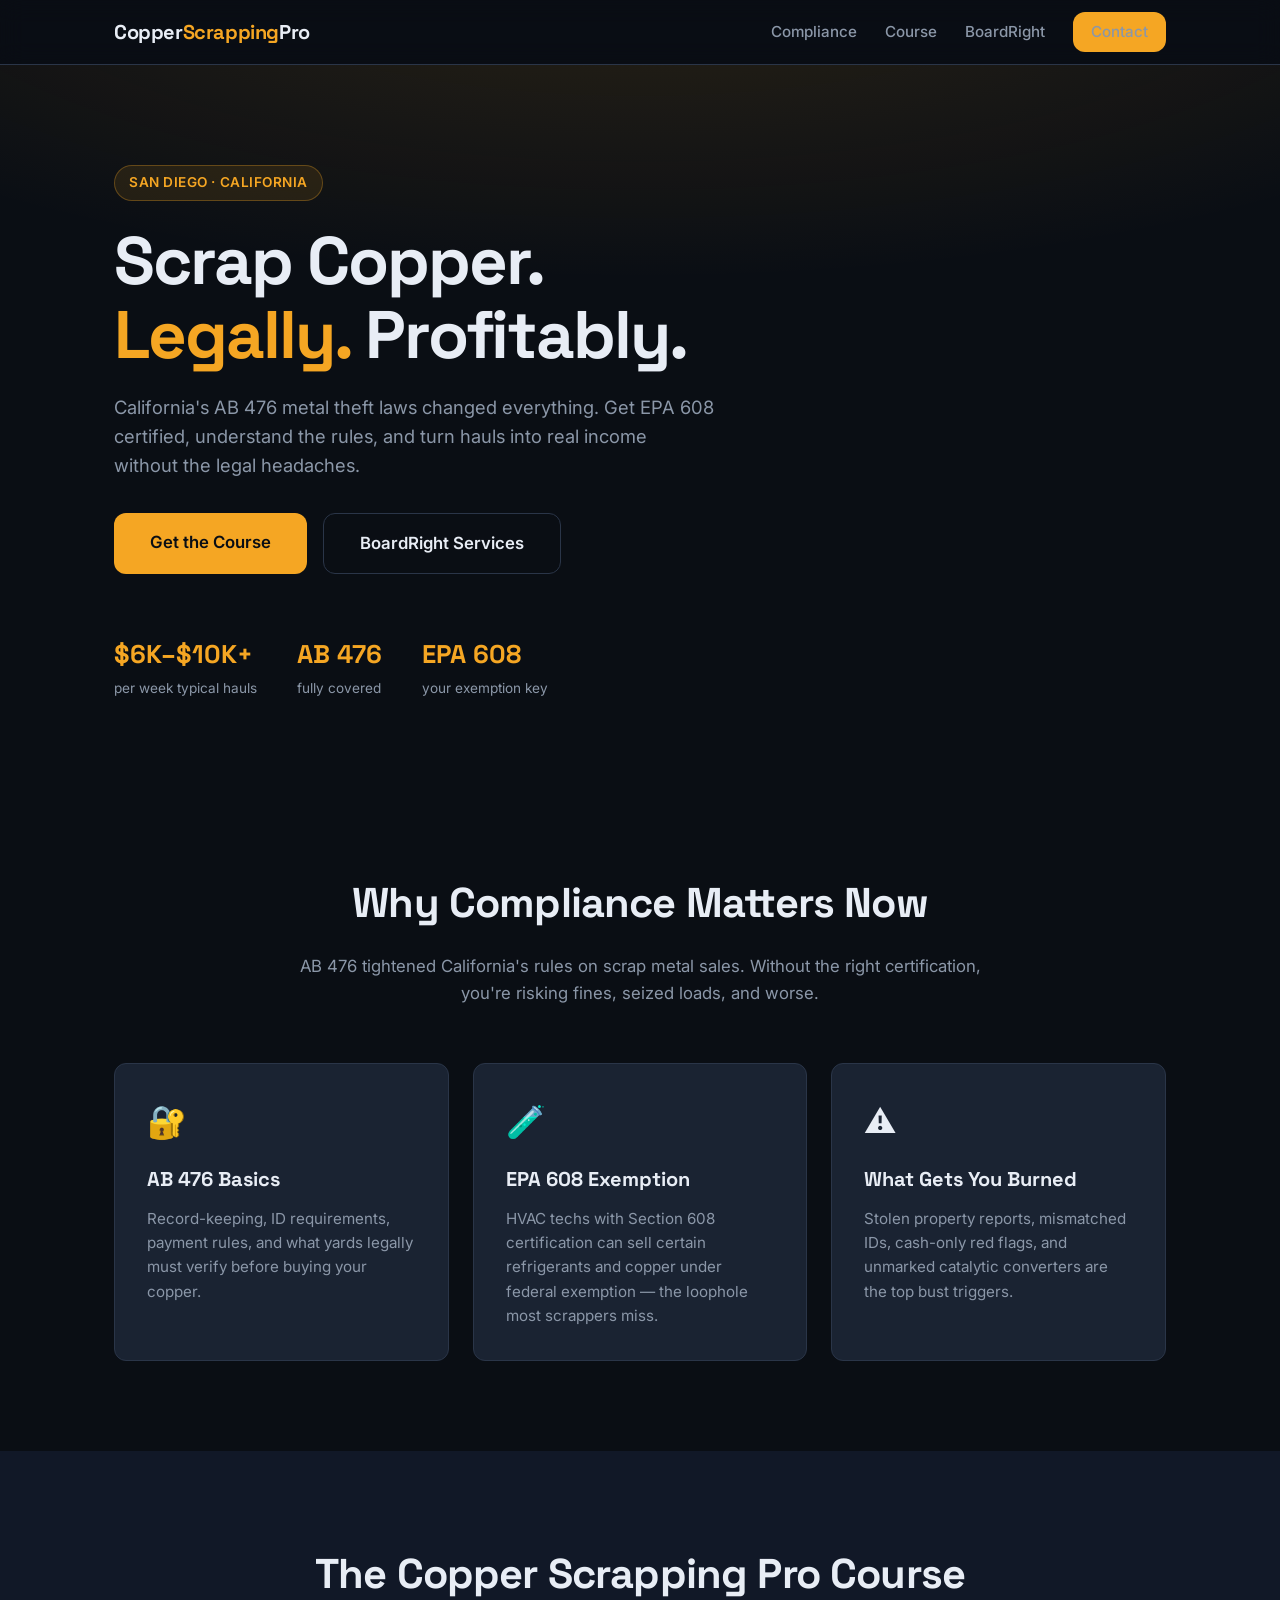
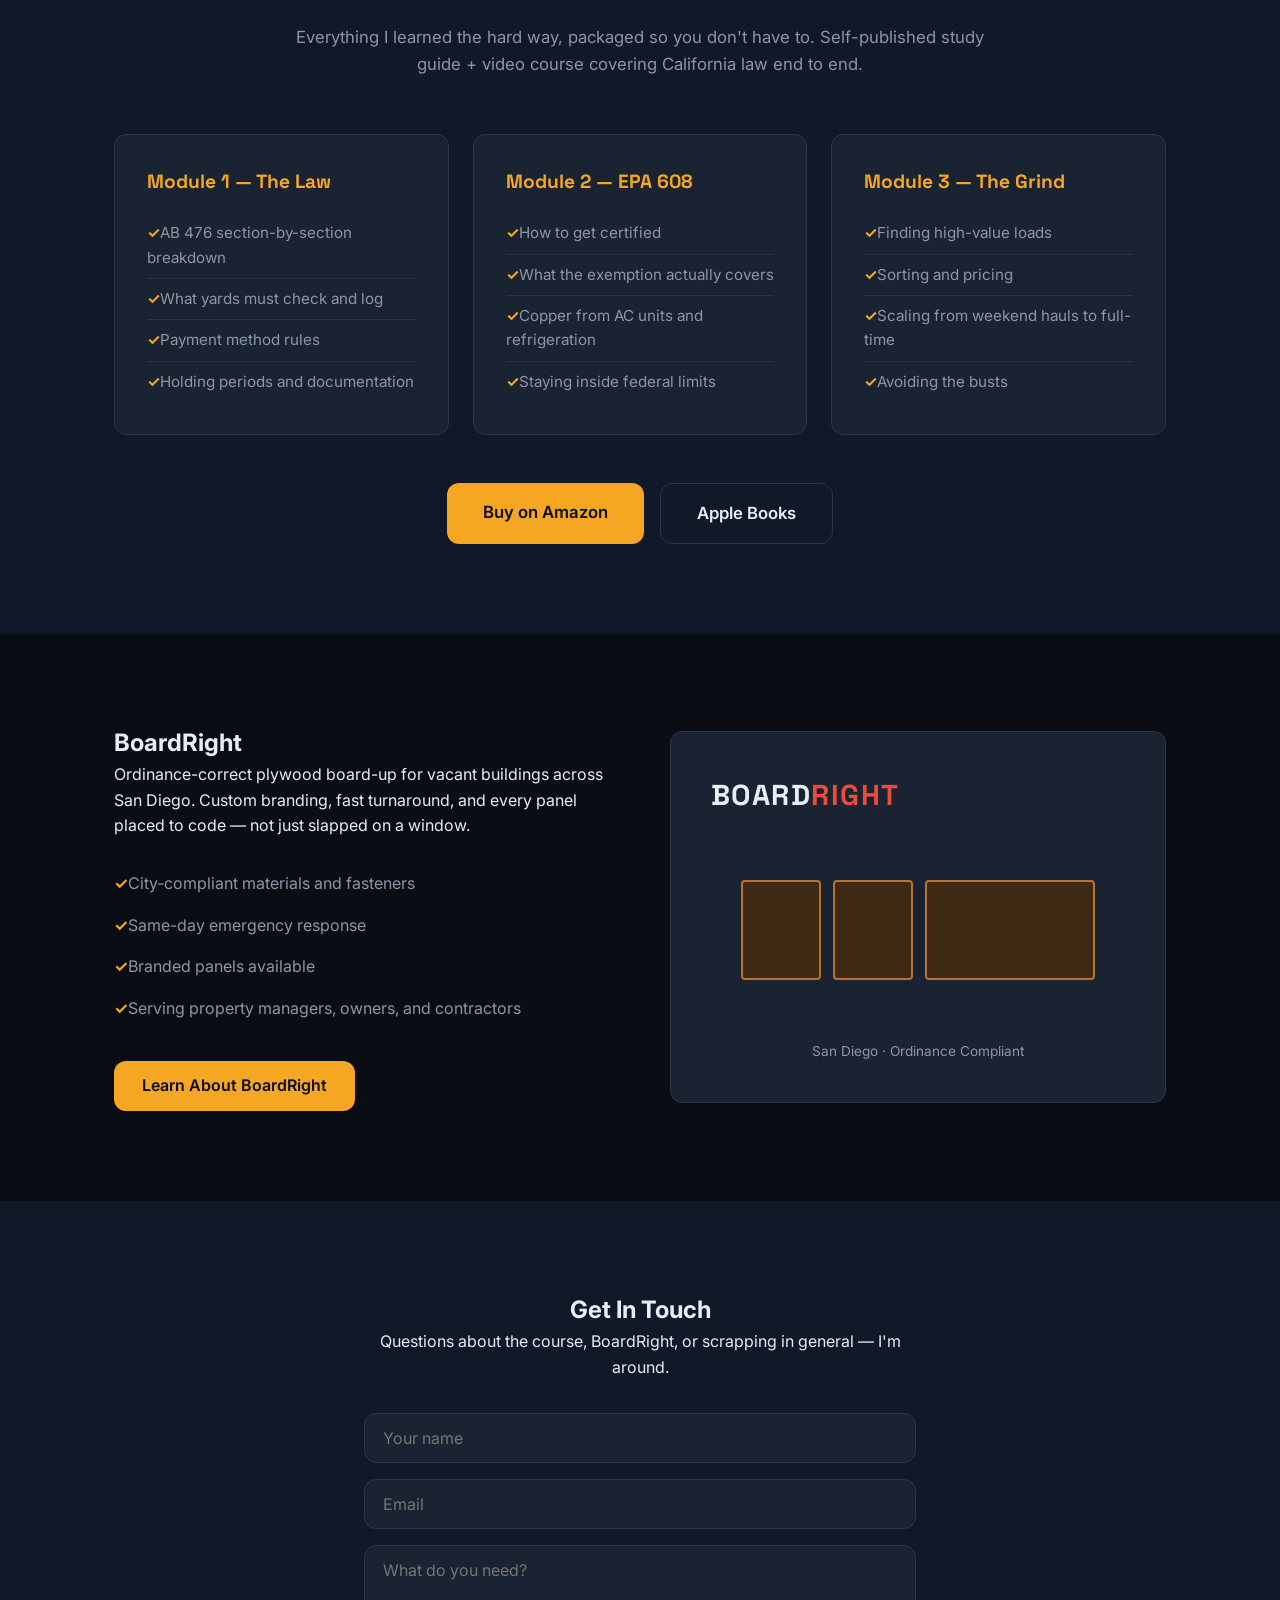
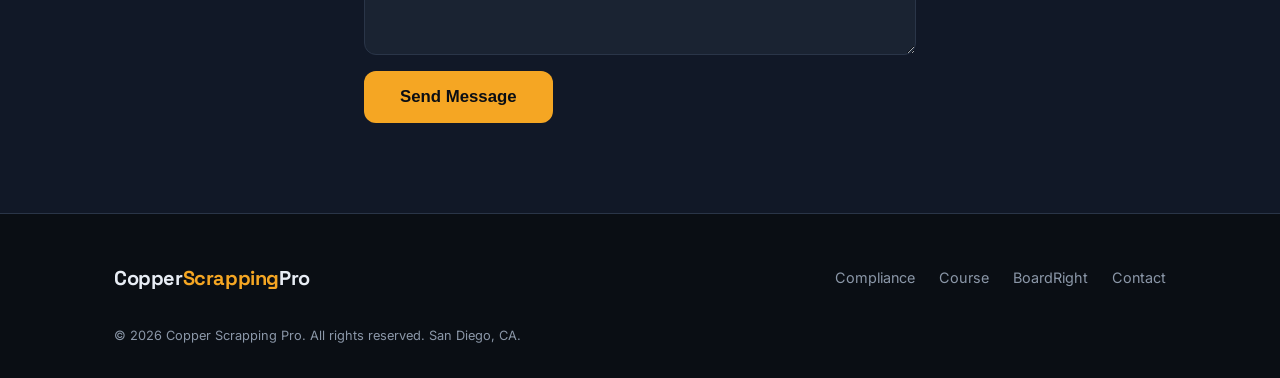
<file: index.html>
<!DOCTYPE html>
<html lang="en">
<head>
  <meta charset="UTF-8">
  <meta name="viewport" content="width=device-width, initial-scale=1.0">
  <title>Copper Scrapping Pro | Legal Copper Scrapping in California</title>
  <meta name="description" content="Learn to scrap copper legally in California. AB 476 compliance, EPA 608 certification, and BoardRight board-up services in San Diego.">
  <link rel="stylesheet" href="styles.css">
  <link rel="preconnect" href="https://fonts.googleapis.com">
  <link rel="preconnect" href="https://fonts.gstatic.com" crossorigin>
  <link href="https://fonts.googleapis.com/css2?family=Inter:wght@400;500;600;700;800&family=Space+Grotesk:wght@500;600;700&display=swap" rel="stylesheet">
</head>
<body>
  <header class="nav">
    <div class="container nav-inner">
      <a href="/" class="logo">Copper<span>Scrapping</span>Pro</a>
      <nav class="nav-links">
        <a href="#compliance">Compliance</a>
        <a href="#course">Course</a>
        <a href="boardright.html">BoardRight</a>
        <a href="#contact" class="btn btn-sm">Contact</a>
      </nav>
      <button class="menu-toggle" aria-label="Open menu">☰</button>
    </div>
  </header>

  <section class="hero">
    <div class="container">
      <div class="hero-badge">San Diego · California</div>
      <h1>Scrap Copper.<br><span class="accent">Legally.</span> Profitably.</h1>
      <p class="hero-sub">California's AB 476 metal theft laws changed everything. Get EPA 608 certified, understand the rules, and turn hauls into real income without the legal headaches.</p>
      <div class="hero-cta">
        <a href="#course" class="btn btn-lg">Get the Course</a>
        <a href="boardright.html" class="btn btn-lg btn-ghost">BoardRight Services</a>
      </div>
      <div class="hero-stats">
        <div class="stat"><strong>$6K–$10K+</strong><span>per week typical hauls</span></div>
        <div class="stat"><strong>AB 476</strong><span>fully covered</span></div>
        <div class="stat"><strong>EPA 608</strong><span>your exemption key</span></div>
      </div>
    </div>
  </section>

  <section id="compliance" class="section">
    <div class="container">
      <div class="section-head">
        <h2>Why Compliance Matters Now</h2>
        <p>AB 476 tightened California's rules on scrap metal sales. Without the right certification, you're risking fines, seized loads, and worse.</p>
      </div>
      <div class="grid-3">
        <div class="card">
          <div class="card-icon">🔐</div>
          <h3>AB 476 Basics</h3>
          <p>Record-keeping, ID requirements, payment rules, and what yards legally must verify before buying your copper.</p>
        </div>
        <div class="card">
          <div class="card-icon">🧪</div>
          <h3>EPA 608 Exemption</h3>
          <p>HVAC techs with Section 608 certification can sell certain refrigerants and copper under federal exemption — the loophole most scrappers miss.</p>
        </div>
        <div class="card">
          <div class="card-icon">⚠️</div>
          <h3>What Gets You Burned</h3>
          <p>Stolen property reports, mismatched IDs, cash-only red flags, and unmarked catalytic converters are the top bust triggers.</p>
        </div>
      </div>
    </div>
  </section>

  <section id="course" class="section section-dark">
    <div class="container">
      <div class="section-head">
        <h2>The Copper Scrapping Pro Course</h2>
        <p>Everything I learned the hard way, packaged so you don't have to. Self-published study guide + video course covering California law end to end.</p>
      </div>
      <div class="course-grid">
        <div class="course-card">
          <h3>Module 1 — The Law</h3>
          <ul>
            <li>AB 476 section-by-section breakdown</li>
            <li>What yards must check and log</li>
            <li>Payment method rules</li>
            <li>Holding periods and documentation</li>
          </ul>
        </div>
        <div class="course-card">
          <h3>Module 2 — EPA 608</h3>
          <ul>
            <li>How to get certified</li>
            <li>What the exemption actually covers</li>
            <li>Copper from AC units and refrigeration</li>
            <li>Staying inside federal limits</li>
          </ul>
        </div>
        <div class="course-card">
          <h3>Module 3 — The Grind</h3>
          <ul>
            <li>Finding high-value loads</li>
            <li>Sorting and pricing</li>
            <li>Scaling from weekend hauls to full-time</li>
            <li>Avoiding the busts</li>
          </ul>
        </div>
      </div>
      <div class="course-cta">
        <a href="https://www.amazon.com" class="btn btn-lg" target="_blank" rel="noreferrer">Buy on Amazon</a>
        <a href="https://books.apple.com" class="btn btn-lg btn-ghost" target="_blank" rel="noreferrer">Apple Books</a>
      </div>
    </div>
  </section>

  <section class="section">
    <div class="container split">
      <div>
        <h2>BoardRight</h2>
        <p>Ordinance-correct plywood board-up for vacant buildings across San Diego. Custom branding, fast turnaround, and every panel placed to code — not just slapped on a window.</p>
        <ul class="check-list">
          <li>City-compliant materials and fasteners</li>
          <li>Same-day emergency response</li>
          <li>Branded panels available</li>
          <li>Serving property managers, owners, and contractors</li>
        </ul>
        <a href="boardright.html" class="btn">Learn About BoardRight</a>
      </div>
      <div class="boardright-visual">
        <div class="br-mock">
          <div class="br-header">BOARD<span>RIGHT</span></div>
          <div class="br-body">
            <div class="br-panel"></div>
            <div class="br-panel"></div>
            <div class="br-panel br-panel-wide"></div>
          </div>
          <div class="br-footer">San Diego · Ordinance Compliant</div>
        </div>
      </div>
    </div>
  </section>

  <section id="contact" class="section section-dark">
    <div class="container contact-wrap">
      <h2>Get In Touch</h2>
      <p>Questions about the course, BoardRight, or scrapping in general — I'm around.</p>
      <form class="contact-form" action="mailto:info@copperscrappingpro.com" method="post" enctype="text/plain">
        <input type="text" name="name" placeholder="Your name" required>
        <input type="email" name="email" placeholder="Email" required>
        <textarea name="message" rows="4" placeholder="What do you need?" required></textarea>
        <button type="submit" class="btn btn-lg">Send Message</button>
      </form>
    </div>
  </section>

  <footer class="footer">
    <div class="container">
      <div class="footer-inner">
        <div class="logo">Copper<span>Scrapping</span>Pro</div>
        <div class="footer-links">
          <a href="#compliance">Compliance</a>
          <a href="#course">Course</a>
          <a href="boardright.html">BoardRight</a>
          <a href="#contact">Contact</a>
        </div>
      </div>
      <div class="footer-bottom">&copy; 2026 Copper Scrapping Pro. All rights reserved. San Diego, CA.</div>
    </div>
  </footer>
  <script>
    document.querySelector('.menu-toggle').addEventListener('click', function() {
      document.querySelector('.nav-links').classList.toggle('open);
    });
  </script>
</body>
</html>
</file>
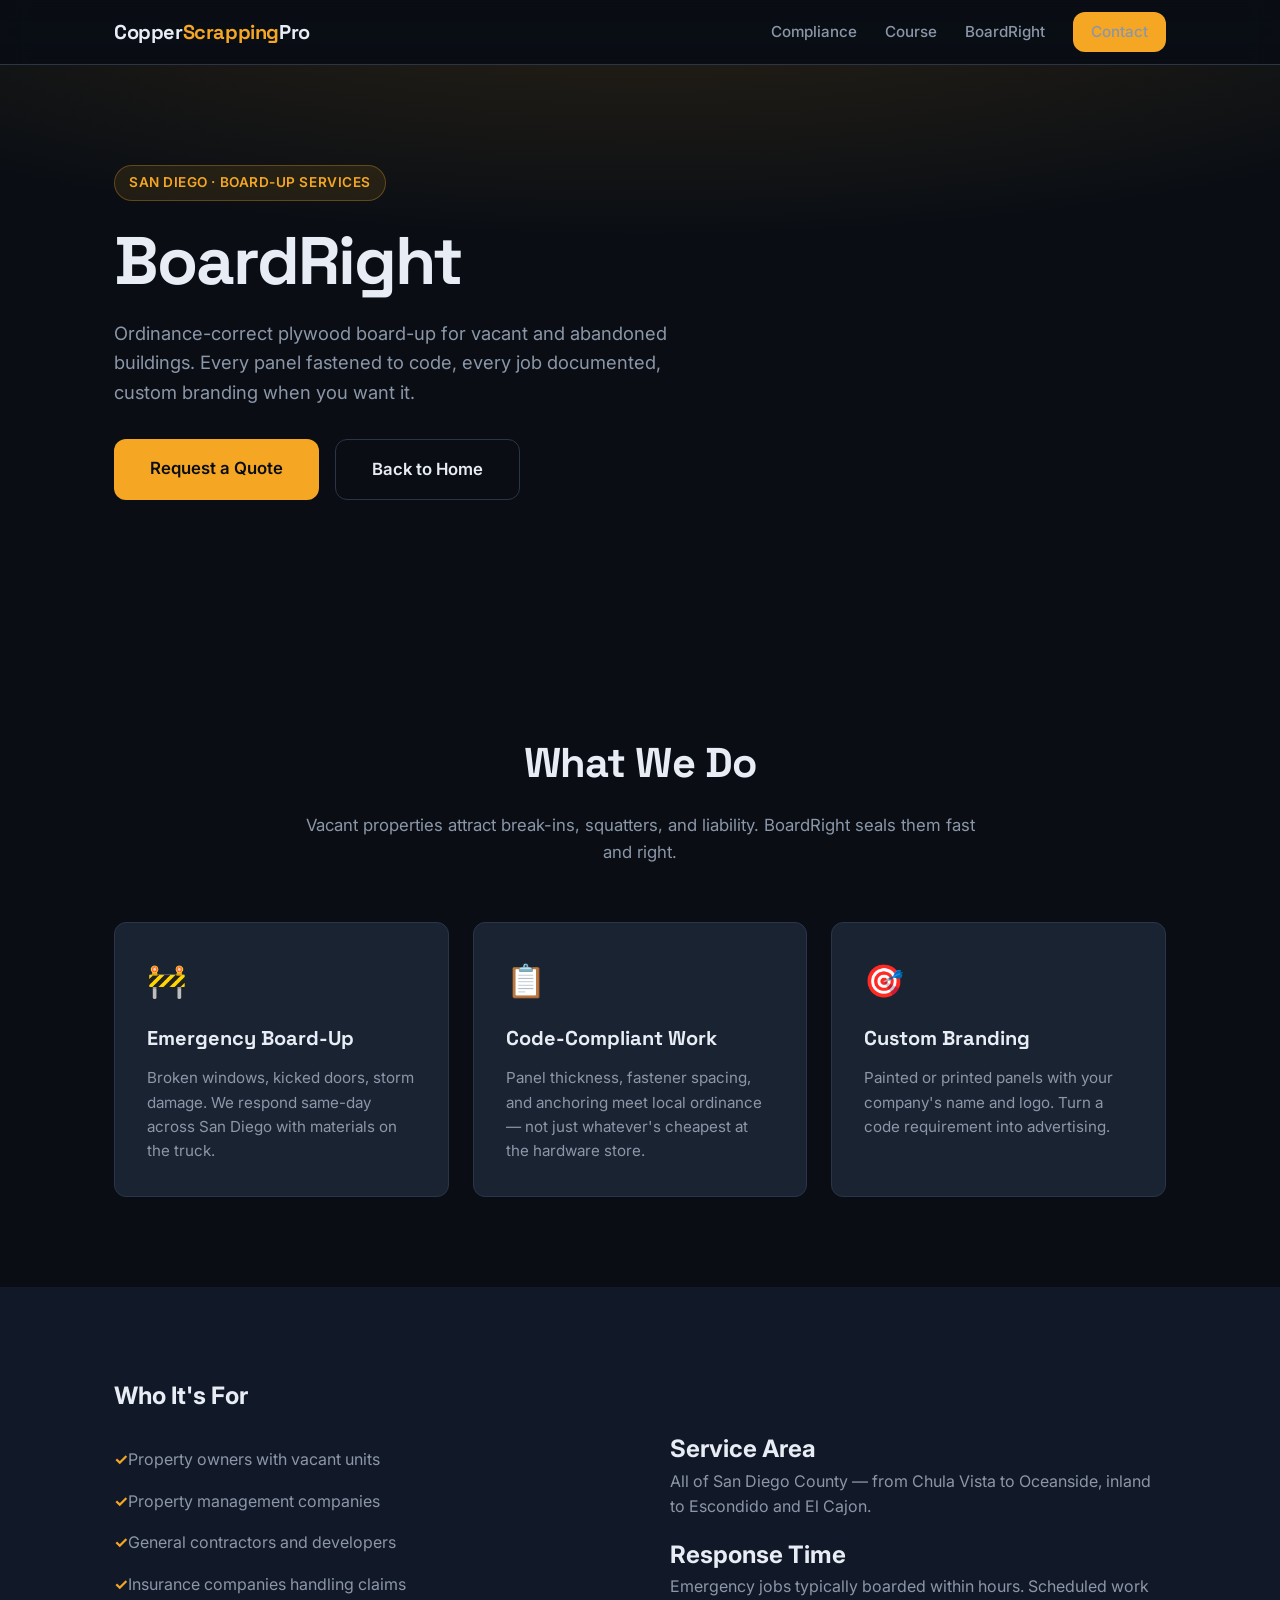
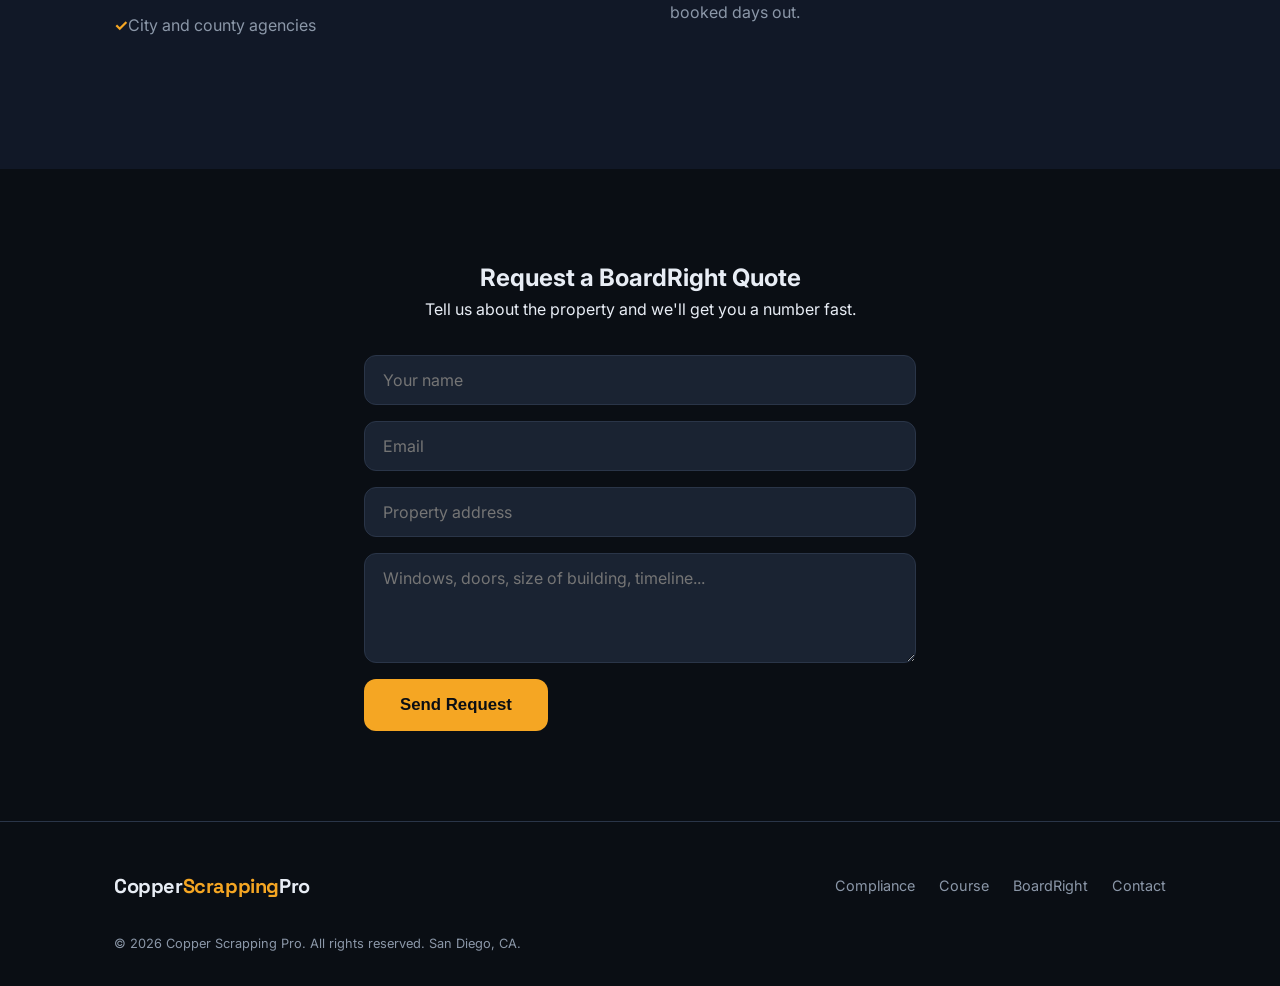
<file: boardright.html>
<!DOCTYPE html>
<html lang="en">
<head>
  <meta charset="UTF-8">
  <meta name="viewport" content="width=device-width, initial-scale=1.0">
  <title>BoardRight | Ordinance-Correct Board-Up | San Diego</title>
  <meta name="description" content="BoardRight provides ordinance-compliant plywood board-up for vacant buildings in San Diego. Fast, code-correct, custom branded.">
  <link rel="stylesheet" href="styles.css">
  <link rel="preconnect" href="https://fonts.googleapis.com">
  <link rel="preconnect" href="https://fonts.gstatic.com" crossorigin>
  <link href="https://fonts.googleapis.com/css2?family=Inter:wght@400;500;600;700;800&family=Space+Grotesk:wght@500;600;700&display=swap" rel="stylesheet">
</head>
<body>
  <header class="nav">
    <div class="container nav-inner">
      <a href="/" class="logo">Copper<span>Scrapping</span>Pro</a>
      <nav class="nav-links">
        <a href="/index.html#compliance">Compliance</a>
        <a href="/index.html#course">Course</a>
        <a href="boardright.html">BoardRight</a>
        <a href="/index.html#contact" class="btn btn-sm">Contact</a>
      </nav>
      <button class="menu-toggle" aria-label="Open menu">☰</button>
    </div>
  </header>

  <section class="hero">
    <div class="container">
      <div class="hero-badge">San Diego · Board-Up Services</div>
      <h1>BoardRight</h1>
      <p class="hero-sub">Ordinance-correct plywood board-up for vacant and abandoned buildings. Every panel fastened to code, every job documented, custom branding when you want it.</p>
      <div class="hero-cta">
        <a href="/index.html#contact" class="btn btn-lg">Request a Quote</a>
        <a href="/index.html" class="btn btn-lg btn-ghost">Back to Home</a>
      </div>
    </div>
  </section>

  <section class="section">
    <div class="container">
      <div class="section-head">
        <h2>What We Do</h2>
        <p>Vacant properties attract break-ins, squatters, and liability. BoardRight seals them fast and right.</p>
      </div>
      <div class="grid-3">
        <div class="card">
          <div class="card-icon">🚧</div>
          <h3>Emergency Board-Up</h3>
          <p>Broken windows, kicked doors, storm damage. We respond same-day across San Diego with materials on the truck.</p>
        </div>
        <div class="card">
          <div class="card-icon">📋</div>
          <h3>Code-Compliant Work</h3>
          <p>Panel thickness, fastener spacing, and anchoring meet local ordinance — not just whatever's cheapest at the hardware store.</p>
        </div>
        <div class="card">
          <div class="card-icon">🎯</div>
          <h3>Custom Branding</h3>
          <p>Painted or printed panels with your company's name and logo. Turn a code requirement into advertising.</p>
        </div>
      </div>
    </div>
  </section>

  <section class="section section-dark">
    <div class="container split">
      <div>
        <h2>Who It's For</h2>
        <ul class="check-list">
          <li>Property owners with vacant units</li>
          <li>Property management companies</li>
          <li>General contractors and developers</li>
          <li>Insurance companies handling claims</li>
          <li>City and county agencies</li>
        </ul>
      </div>
      <div>
        <h2>Service Area</h2>
        <p style="color: var(--text-muted); margin-bottom: 16px;">All of San Diego County — from Chula Vista to Oceanside, inland to Escondido and El Cajon.</p>
        <h2>Response Time</h2>
        <p style="color: var(--text-muted);">Emergency jobs typically boarded within hours. Scheduled work booked days out.</p>
      </div>
    </div>
  </section>

  <section id="contact" class="section">
    <div class="container contact-wrap">
      <h2>Request a BoardRight Quote</h2>
      <p>Tell us about the property and we'll get you a number fast.</p>
      <form class="contact-form" action="mailto:info@copperscrappingpro.com" method="post" enctype="text/plain">
        <input type="text" name="name" placeholder="Your name" required>
        <input type="email" name="email" placeholder="Email" required>
        <input type="text" name="address" placeholder="Property address">
        <textarea name="message" rows="4" placeholder="Windows, doors, size of building, timeline..." required></textarea>
        <button type="submit" class="btn btn-lg">Send Request</button>
      </form>
    </div>
  </section>

  <footer class="footer">
    <div class="container">
      <div class="footer-inner">
        <div class="logo">Copper<span>Scrapping</span>Pro</div>
        <div class="footer-links">
          <a href="/index.html#compliance">Compliance</a>
          <a href="/index.html#course">Course</a>
          <a href="boardright.html">BoardRight</a>
          <a href="/index.html#contact">Contact</a>
        </div>
      </div>
      <div class="footer-bottom">&copy; 2026 Copper Scrapping Pro. All rights reserved. San Diego, CA.</div>
    </div>
  </footer>
  <script>
    document.querySelector('.menu-toggle').addEventListener('click', function() {
      document.querySelector('.nav-links').classList.toggle('open);
    });
  </script>
</body>
</html>
</file>
<file: styles.css>
:root {
  --bg: #0a0e14;
  --bg-2: #111827;
  --surface: #1a2332;
  --border: #2a3548;
  --text: #e8edf5;
  --text-muted: #8b97a8;
  --accent: #f5a623;
  --accent-2: #e74c3c;
  --copper: #b87333;
  --radius: 12px;
  --font: 'Inter', system-ui, sans-serif;
  --display: 'Space Grotesk', sans-serif;
}

* { margin: 0; padding: 0; box-sizing: border-box; }

html { scroll-behavior: smooth; }

body {
  font-family: var(--font);
  background: var(--bg);
  color: var(--text);
  line-height: 1.6;
  -webkit-font-smoothing: antialiased;
}

.container { max-width: 1100px; margin: 0 auto; padding: 0 24px; }

/* Nav */
.nav {
  position: sticky; top: 0; z-index: 100;
  background: rgba(10, 14, 20, 0.85);
  backdrop-filter: blur(12px);
  border-bottom: 1px solid var(--border);
}
.nav-inner {
  display: flex; align-items: center; justify-content: space-between;
  height: 64px;
}
.logo {
  font-family: var(--display); font-weight: 700; font-size: 1.25rem;
  color: var(--text); text-decoration: none; letter-spacing: -0.02em;
}
.logo span { color: var(--accent); }
.nav-links { display: flex; gap: 28px; align-items: center; }
.nav-links a {
  color: var(--text-muted); text-decoration: none; font-size: 0.95rem;
  font-weight: 500; transition: color 0.2s;
}
.nav-links a:hover { color: var(--text); }
.menu-toggle {
  display: none; background: none; border: none; color: var(--text);
  font-size: 1.5rem; cursor: pointer;
}

/* Hero */
.hero {
  padding: 100px 0 80px;
  background:
    radial-gradient(ellipse 80% 50% at 50% -20%, rgba(245, 166, 35, 0.15), transparent),
    var(--bg);
}
.hero-badge {
  display: inline-block; padding: 6px 14px; border-radius: 20px;
  background: rgba(245, 166, 35, 0.1); border: 1px solid rgba(245, 166, 35, 0.3);
  color: var(--accent); font-size: 0.85rem; font-weight: 600;
  margin-bottom: 24px; letter-spacing: 0.04em; text-transform: uppercase;
}
.hero h1 {
  font-family: var(--display); font-size: clamp(2.4rem, 6vw, 4.2rem);
  font-weight: 700; line-height: 1.1; letter-spacing: -0.03em;
  margin-bottom: 20px;
}
.hero h1 .accent { color: var(--accent); }
.hero-sub {
  font-size: 1.15rem; color: var(--text-muted); max-width: 600px;
  margin-bottom: 32px;
}
.hero-cta { display: flex; gap: 16px; flex-wrap: wrap; margin-bottom: 60px; }
.hero-stats { display: flex; gap: 40px; flex-wrap: wrap; }
.stat strong {
  display: block; font-family: var(--display); font-size: 1.6rem;
  color: var(--accent); font-weight: 700;
}
.stat span { font-size: 0.85rem; color: var(--text-muted); }

/* Buttons */
.btn {
  display: inline-block; padding: 12px 28px; border-radius: var(--radius);
  background: var(--accent); color: #0a0e14; font-weight: 600;
  text-decoration: none; font-size: 1rem; border: none; cursor: pointer;
  transition: transform 0.15s, box-shadow 0.15s;
}
.btn:hover { transform: translateY(-2px); box-shadow: 0 8px 24px rgba(245, 166, 35, 0.3); }
.btn-lg { padding: 16px 36px; font-size: 1.05rem; }
.btn-ghost {
  background: transparent; color: var(--text);
  border: 1px solid var(--border);
}
.btn-ghost:hover { border-color: var(--accent); color: var(--accent); box-shadow: none; }
.btn-sm { padding: 8px 18px; font-size: 0.9rem; }

/* Sections */
.section { padding: 90px 0; }
.section-dark { background: var(--bg-2); }
.section-head { text-align: center; max-width: 700px; margin: 0 auto 56px; }
.section-head h2 {
  font-family: var(--display); font-size: clamp(1.8rem, 4vw, 2.6rem);
  font-weight: 700; margin-bottom: 16px; letter-spacing: -0.02em;
}
.section-head p { color: var(--text-muted); font-size: 1.05rem; }

/* Cards */
.grid-3 { display: grid; grid-template-columns: repeat(auto-fit, minmax(280px, 1fr)); gap: 24px; }
.card {
  background: var(--surface); border: 1px solid var(--border);
  border-radius: var(--radius); padding: 32px;
  transition: border-color 0.2s, transform 0.2s;
}
.card:hover { border-color: var(--accent); transform: translateY(-4px); }
.card-icon { font-size: 2rem; margin-bottom: 16px; }
.card h3 { font-family: var(--display); font-size: 1.25rem; margin-bottom: 12px; }
.card p { color: var(--text-muted); font-size: 0.95rem; }

/* Course */
.course-grid { display: grid; grid-template-columns: repeat(auto-fit, minmax(300px, 1fr)); gap: 24px; margin-bottom: 48px; }
.course-card {
  background: var(--surface); border: 1px solid var(--border);
  border-radius: var(--radius); padding: 32px;
}
.course-card h3 { font-family: var(--display); font-size: 1.2rem; margin-bottom: 16px; color: var(--accent); }
.course-card ul { list-style: none; }
.course-card li {
  padding: 8px 0; color: var(--text-muted); font-size: 0.95rem;
  border-bottom: 1px solid var(--border);
}
.course-card li:last-child { border-bottom: none; }
.course-card li::before { content: "\2713 "; color: var(--accent); font-weight: 700; }
.course-cta { text-align: center; display: flex; gap: 16px; justify-content: center; flex-wrap: wrap; }

/* Split layout */
.split { display: grid; grid-template-columns: 1fr 1fr; gap: 60px; align-items: center; }
.check-list { list-style: none; margin: 24px 0 32px; }
.check-list li { padding: 8px 0; color: var(--text-muted); }
.check-list li::before { content: "\2713 "; color: var(--accent); font-weight: 700; }
.br-mock {
  background: var(--surface); border: 1px solid var(--border);
  border-radius: var(--radius); padding: 40px; aspect-ratio: 4/3;
  display: flex; flex-direction: column; justify-content: space-between;
}
.br-header { font-family: var(--display); font-size: 1.8rem; font-weight: 700; letter-spacing: 0.05em; }
.br-header span { color: var(--accent-2); }
.br-body { display: flex; flex-wrap: wrap; gap: 12px; justify-content: center; }
.br-panel { width: 80px; height: 100px; background: #3d2914; border: 2px solid var(--copper); border-radius: 4px; }
.br-panel-wide { width: 170px; }
.br-footer { text-align: center; color: var(--text-muted); font-size: 0.85rem; }

/* Contact */
.contact-wrap { max-width: 600px; margin: 0 auto; text-align: center; }
.contact-form { display: flex; flex-direction: column; gap: 16px; margin-top: 32px; text-align: left; }
.contact-form input, .contact-form textarea {
  background: var(--surface); border: 1px solid var(--border);
  border-radius: var(--radius); padding: 14px 18px; color: var(--text);
  font-family: var(--font); font-size: 1rem;
}
.contact-form input:focus, .contact-form textarea:focus {
  outline: none; border-color: var(--accent);
}
.contact-form button { align-self: flex-start; }

/* Footer */
.footer { padding: 48px 0 32px; border-top: 1px solid var(--border); }
.footer-inner { display: flex; justify-content: space-between; align-items: center; flex-wrap: wrap; gap: 24px; }
.footer-links { display: flex; gap: 24px; }
.footer-links a { color: var(--text-muted); text-decoration: none; font-size: 0.9rem; }
.footer-links a:hover { color: var(--text); }
.footer-bottom { margin-top: 32px; color: var(--text-muted); font-size: 0.8rem; }

/* Responsive */
@media (max-width: 768px) {
  .nav-links {
    display: none; position: absolute; top: 64px; left: 0; right: 0;
    background: var(--bg-2); flex-direction: column; padding: 24px;
    border-bottom: 1px solid var(--border);
  }
  .nav-links.open { display: flex; }
  .menu-toggle { display: block; }
  .split { grid-template-columns: 1fr; }
  .hero-stats { gap: 24px; }
}
</file>
